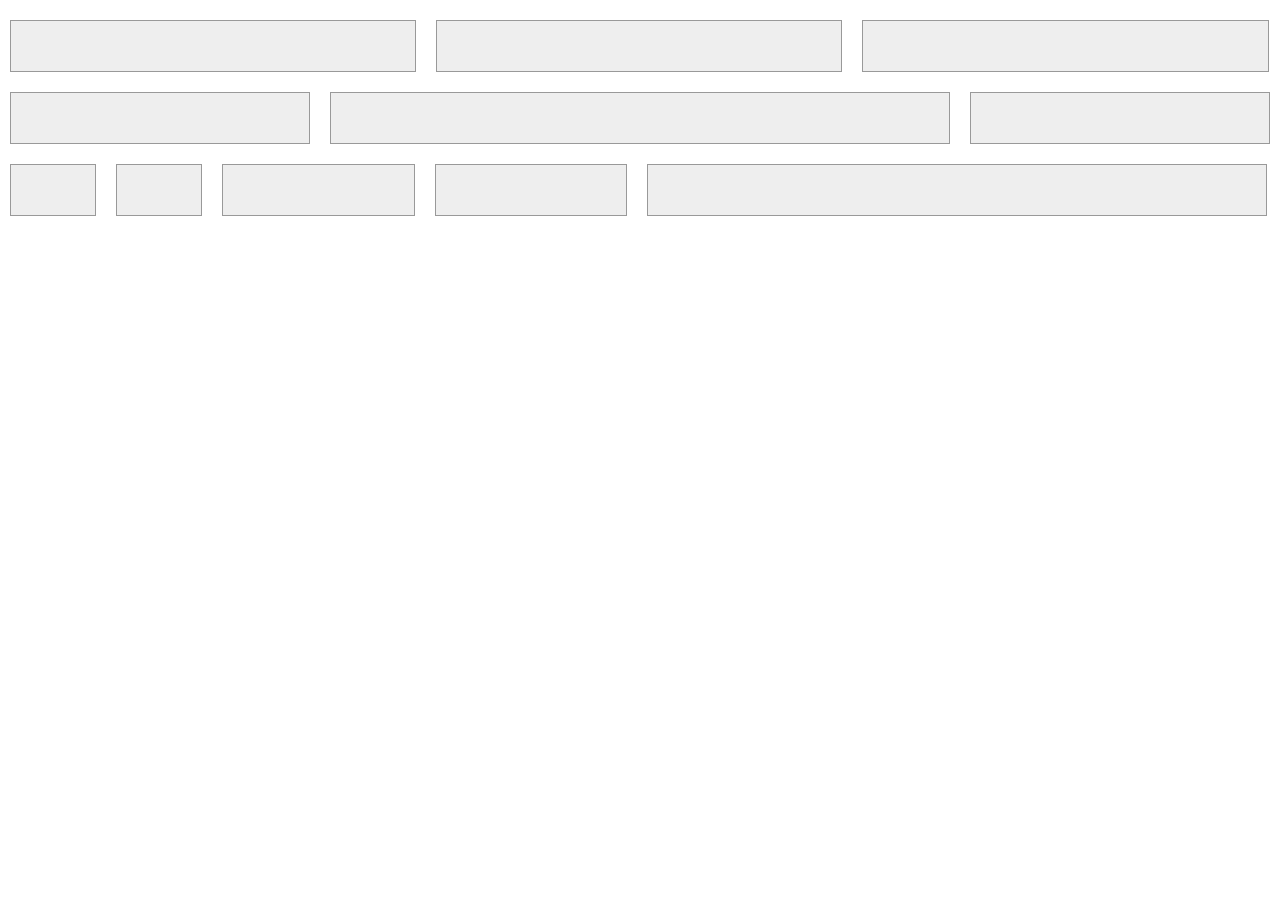
<file: 任务八.html>
<!DOCTYPE html>
<html lang="en">
<head>
	<meta charset="UTF-8" />
	<title>格栈化实现</title>
	<style type="text/css">
	*{
		margin: 0px;
		padding: 0px;
	}	
	div{
		height: 50px;
		background: #eee;
		float: left;
		margin-left: 20px;
		margin: 20px 10px 0px 10px;
		border: 1px solid #999;
	}
	@media (min-width: 760px) {
		.mda-4{
			width:-webkit-calc(33.3% - 22px);
		}
		.mda-3{
			width: -webkit-calc(25% - 22px);
		}
		.mda-1{
			width: -webkit-calc(8.3% - 22px);
		}
		.mda-2{
			width: -webkit-calc(16.6% - 22px);
		}
		.mda-6{
			width: -webkit-calc(50% - 22px);
		}
	}
	@media (max-width: 760px){
		.mdb-2{
			width: -webkit-calc(16.6% - 22px);
		}
		.mdb-3{
			width: -webkit-calc(25% - 22px);
		}
		.mdb-6{
			width: -webkit-calc(50% - 22px);
		}
		.mdb-8{
			width: -webkit-calc(66.6% - 22px);
		}
		.mdb-12{
			width: -webkit-calc(100% - 22px);
		}
	}
	</style>
</head>
<body>
	<div class="mda-4 mdb-6"></div>
	<div class="mda-4 mdb-6"></div>
	<div class="mda-4 mdb-12"></div>
	<div class="mda-3 mdb-3"></div>
	<div class="mda-6 mdb-6"></div>
	<div class="mda-3 mdb-3"></div>
	<div class="mda-1 mdb-2"></div>
	<div class="mda-1 mdb-2"></div>
	<div class="mda-2 mdb-8"></div>
	<div class="mda-2 mdb-3"></div>
	<div class="mda-6 mdb-3"></div>
</body>
</html>
</file>
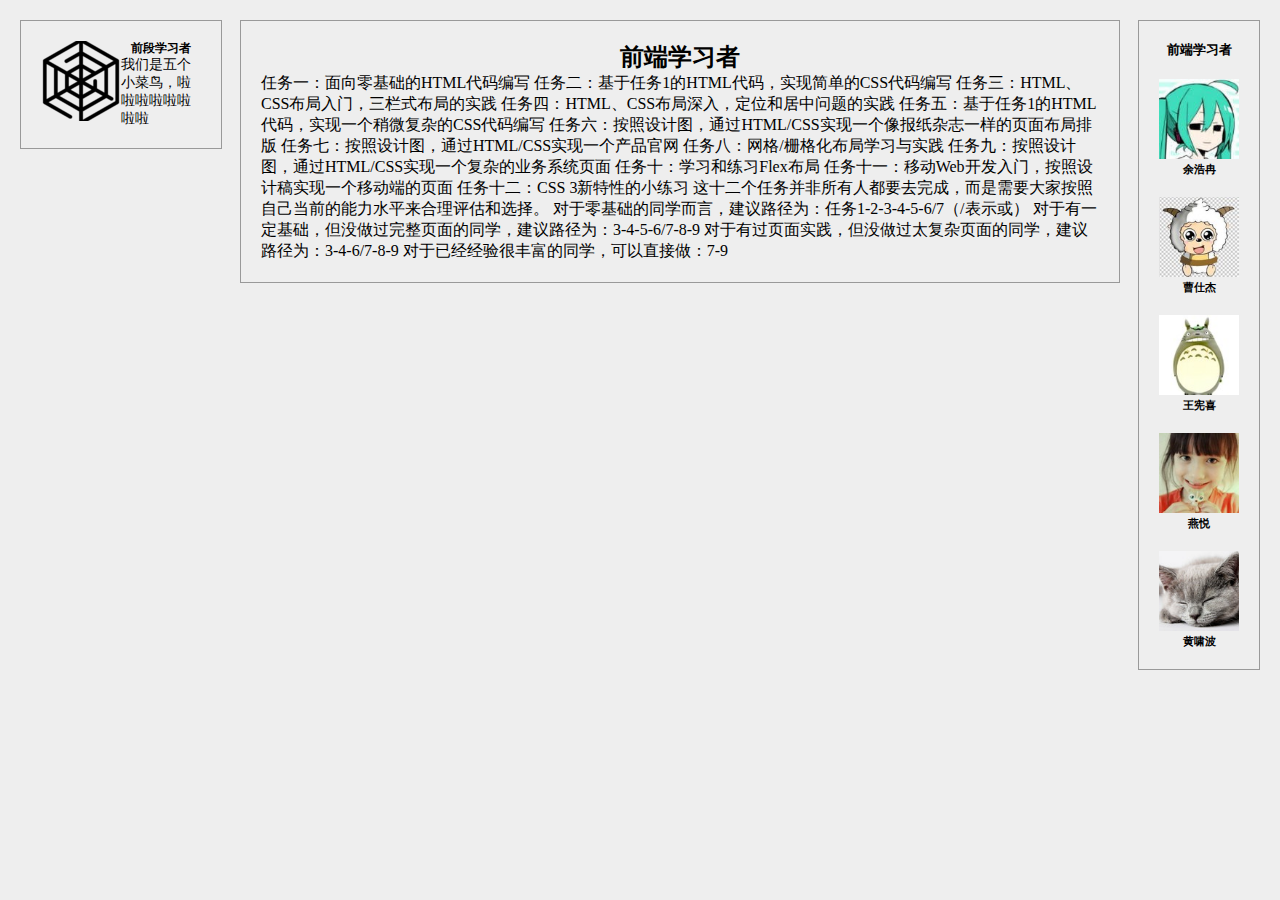
<file: 三栏布局 - 副本/三栏布局.html>
<!DOCTYPE html>
<html lang="en">
<head>
	<meta charset="UTF-8" />
	<title>三列布局_王宪喜</title>
	<style type="text/css">
	*{
		margin: 0px;
		padding: 0px;
	}
	body{
		background: #eee;
	}
	.left,.right{
		width: 160px;
		float: left;
		margin:0px 20px;
		padding: 20px;
		border: 1px solid #999;
	}
	.right{
		width: 80px;
		float: right;
	}
	.main{
		margin: 20px 160px 0px 240px;
		padding: 20px;
		border: 1px solid #999;
	}
	.left img{
		float: left;
	}
	.left .desc{
		float: right;
		width: 80px;
		font-size: 14px;
	}
	.left .desc h5{
		text-align: center;
	}
	.right img{
		width: 80px;
		height: 80px;
		margin-top: 20px;
	}
	.right{
		text-align: center;
	}
	.main h2{
		text-align: center;
	}
	</style>
</head>
<body>
		<div class="left">
			<img src="img/logo.png">
			<div class="desc">
				<h5>前段学习者</h5>
				<p>我们是五个小菜鸟，啦啦啦啦啦啦啦啦</p>
			</div>
		</div>
		
		<div class="right">
			<h5>前端学习者</h5>
			<img src="img/yhz.jpg">
			<h6>余浩冉</h6>
			<img src="img/crj.jpg">
			<h6>曹仕杰</h6>
			<img src="img/wxx.jpg">
			<h6>王宪喜</h6>
			<img src="img/yy.jpg">
			<h6>燕悦</h6>
			<img src="img/hxb.jpg">
			<h6>黄啸波</h6>
		</div>
		<div class="main">
			<h2>前端学习者</h2>
			<p>任务一：面向零基础的HTML代码编写
        任务二：基于任务1的HTML代码，实现简单的CSS代码编写
        任务三：HTML、CSS布局入门，三栏式布局的实践
        任务四：HTML、CSS布局深入，定位和居中问题的实践
        任务五：基于任务1的HTML代码，实现一个稍微复杂的CSS代码编写
        任务六：按照设计图，通过HTML/CSS实现一个像报纸杂志一样的页面布局排版
        任务七：按照设计图，通过HTML/CSS实现一个产品官网
        任务八：网格/栅格化布局学习与实践
        任务九：按照设计图，通过HTML/CSS实现一个复杂的业务系统页面
        任务十：学习和练习Flex布局
        任务十一：移动Web开发入门，按照设计稿实现一个移动端的页面
        任务十二：CSS 3新特性的小练习

        这十二个任务并非所有人都要去完成，而是需要大家按照自己当前的能力水平来合理评估和选择。
        对于零基础的同学而言，建议路径为：任务1-2-3-4-5-6/7（/表示或）
        对于有一定基础，但没做过完整页面的同学，建议路径为：3-4-5-6/7-8-9
        对于有过页面实践，但没做过太复杂页面的同学，建议路径为：3-4-6/7-8-9
        对于已经经验很丰富的同学，可以直接做：7-9</p>
		</div>
</body>
</html>
</file>
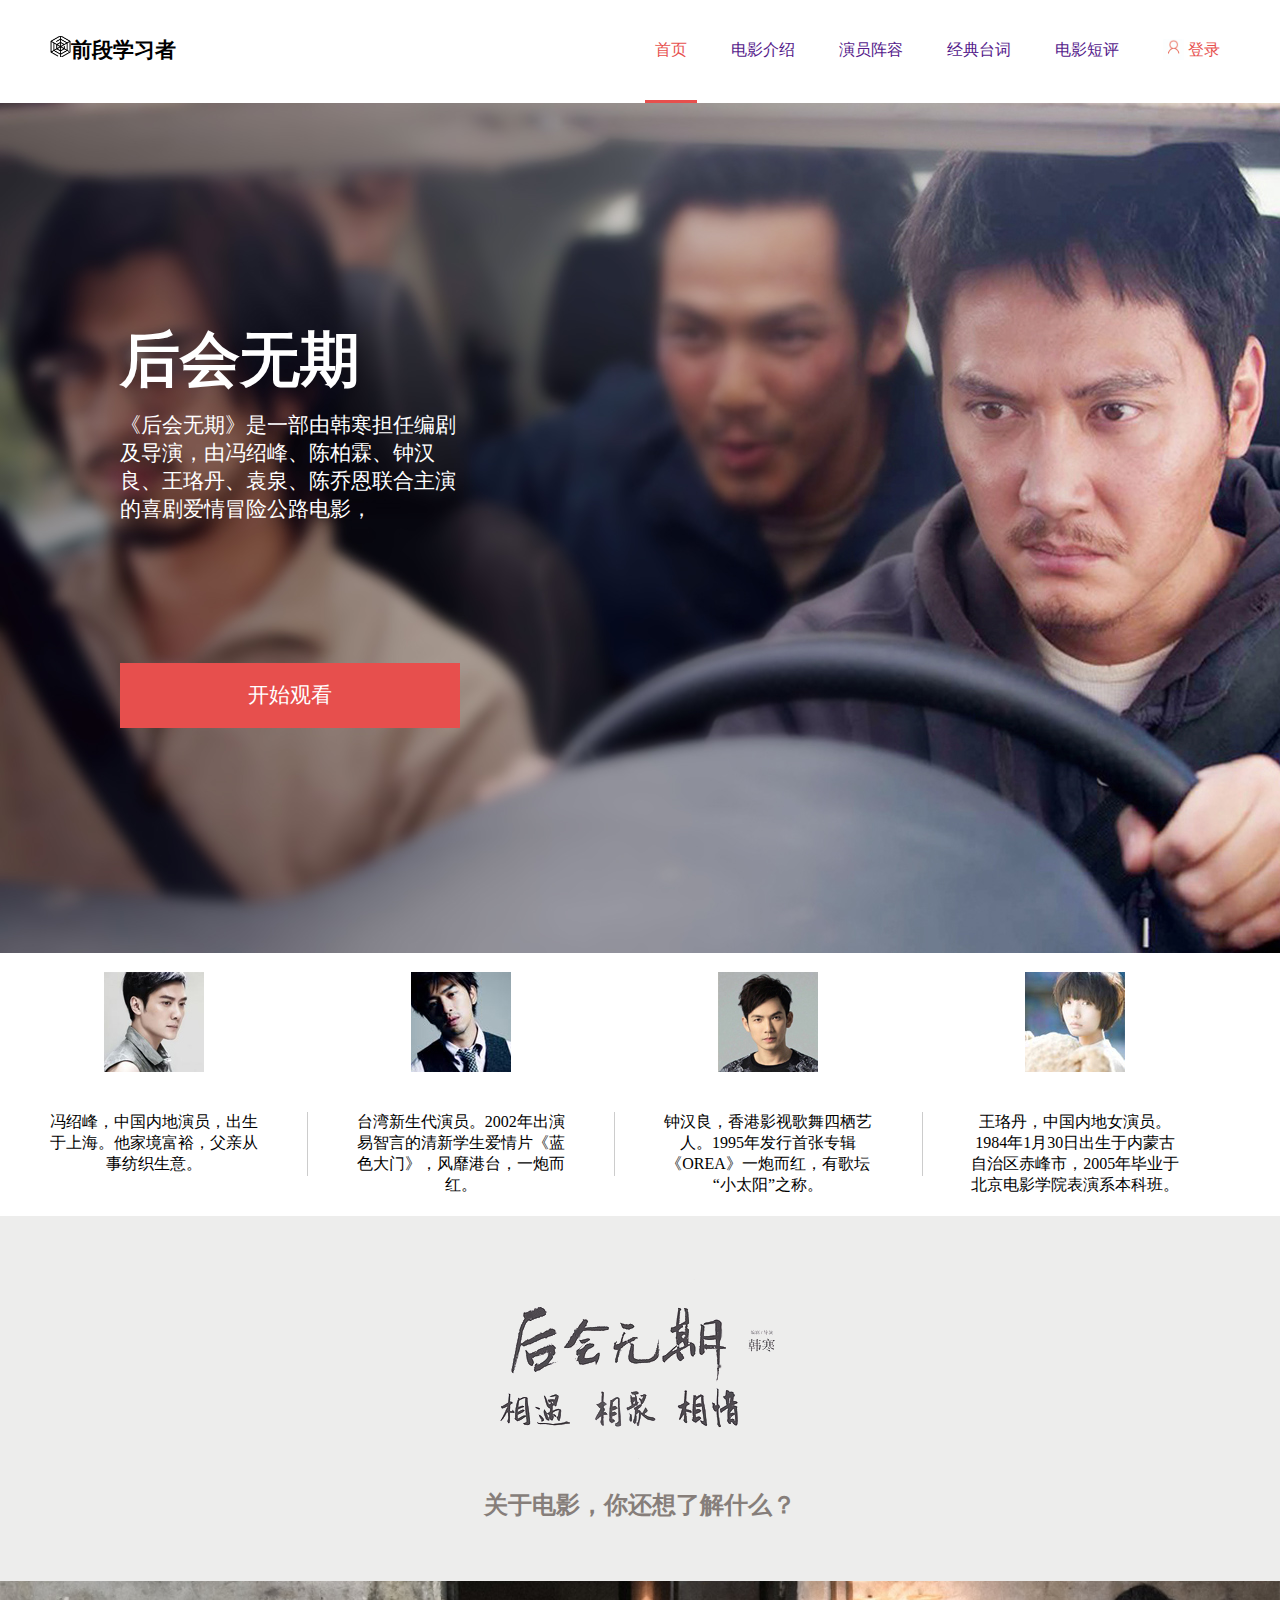
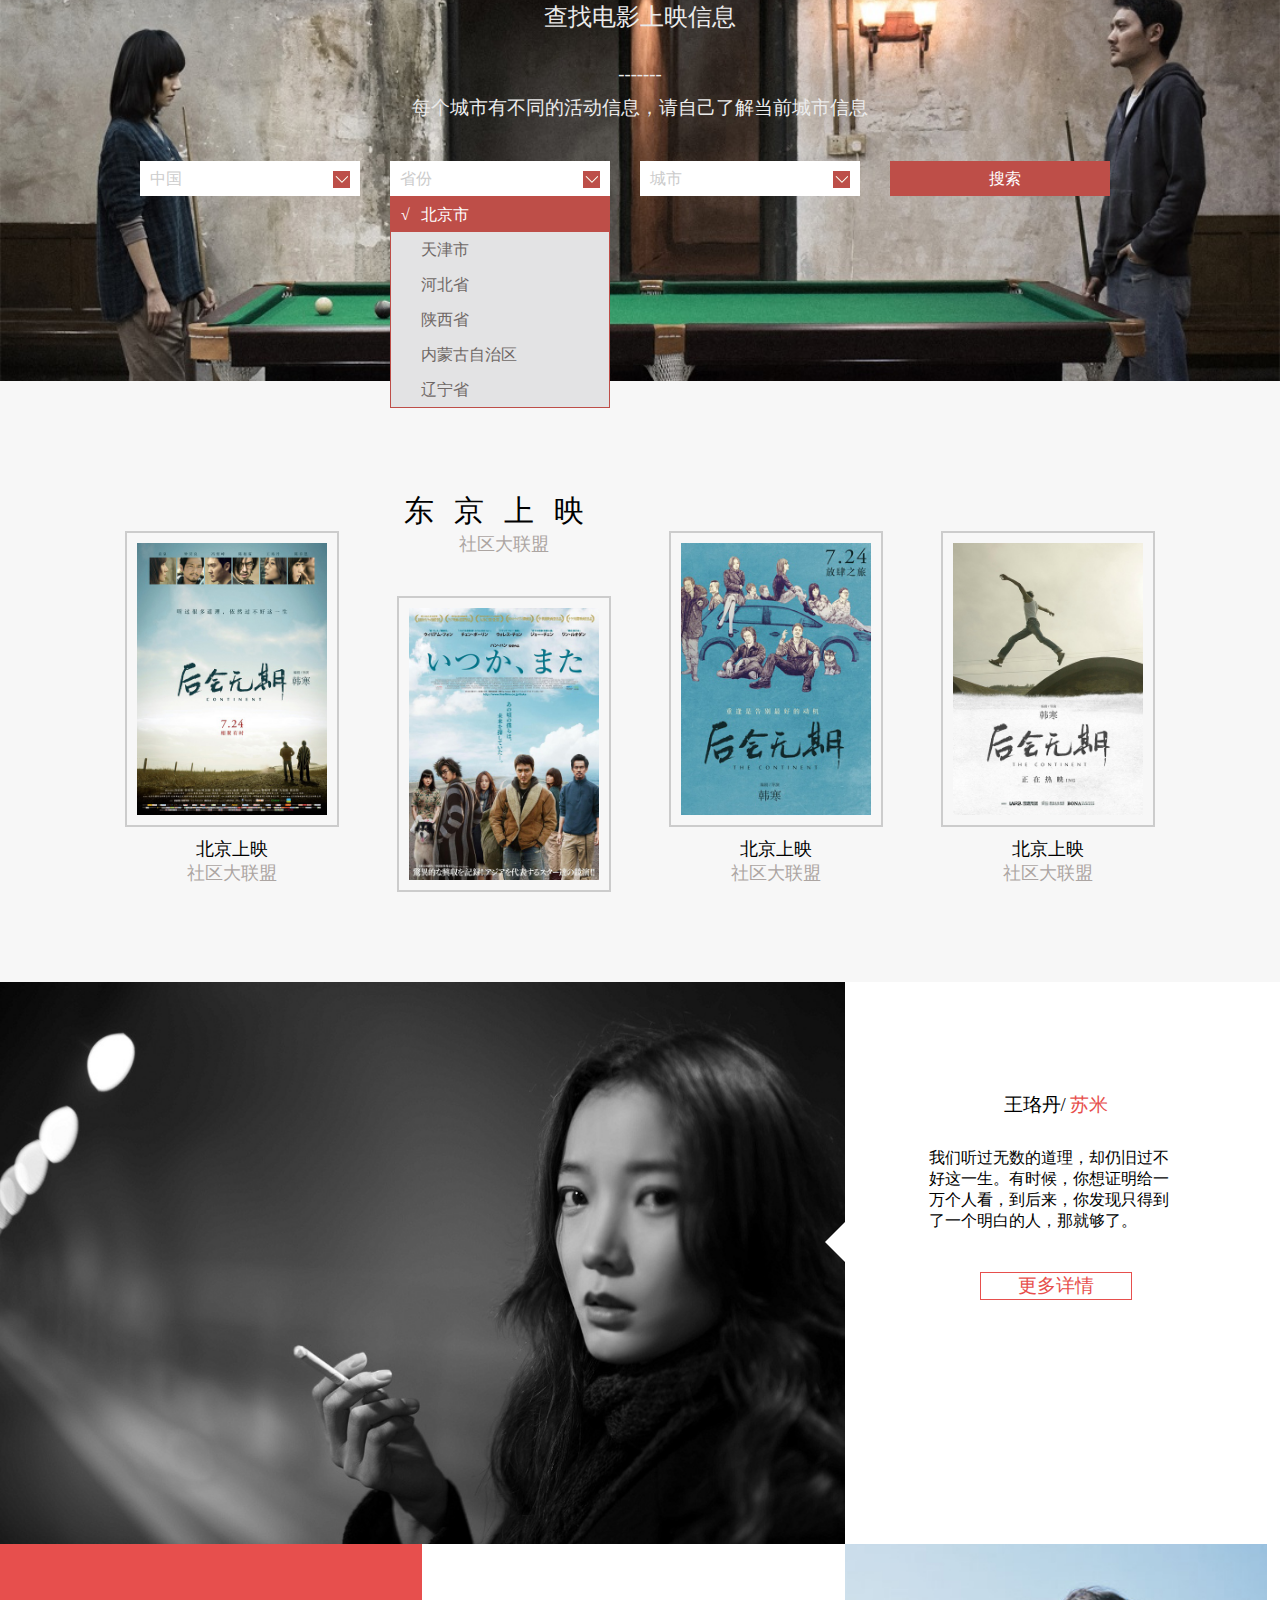
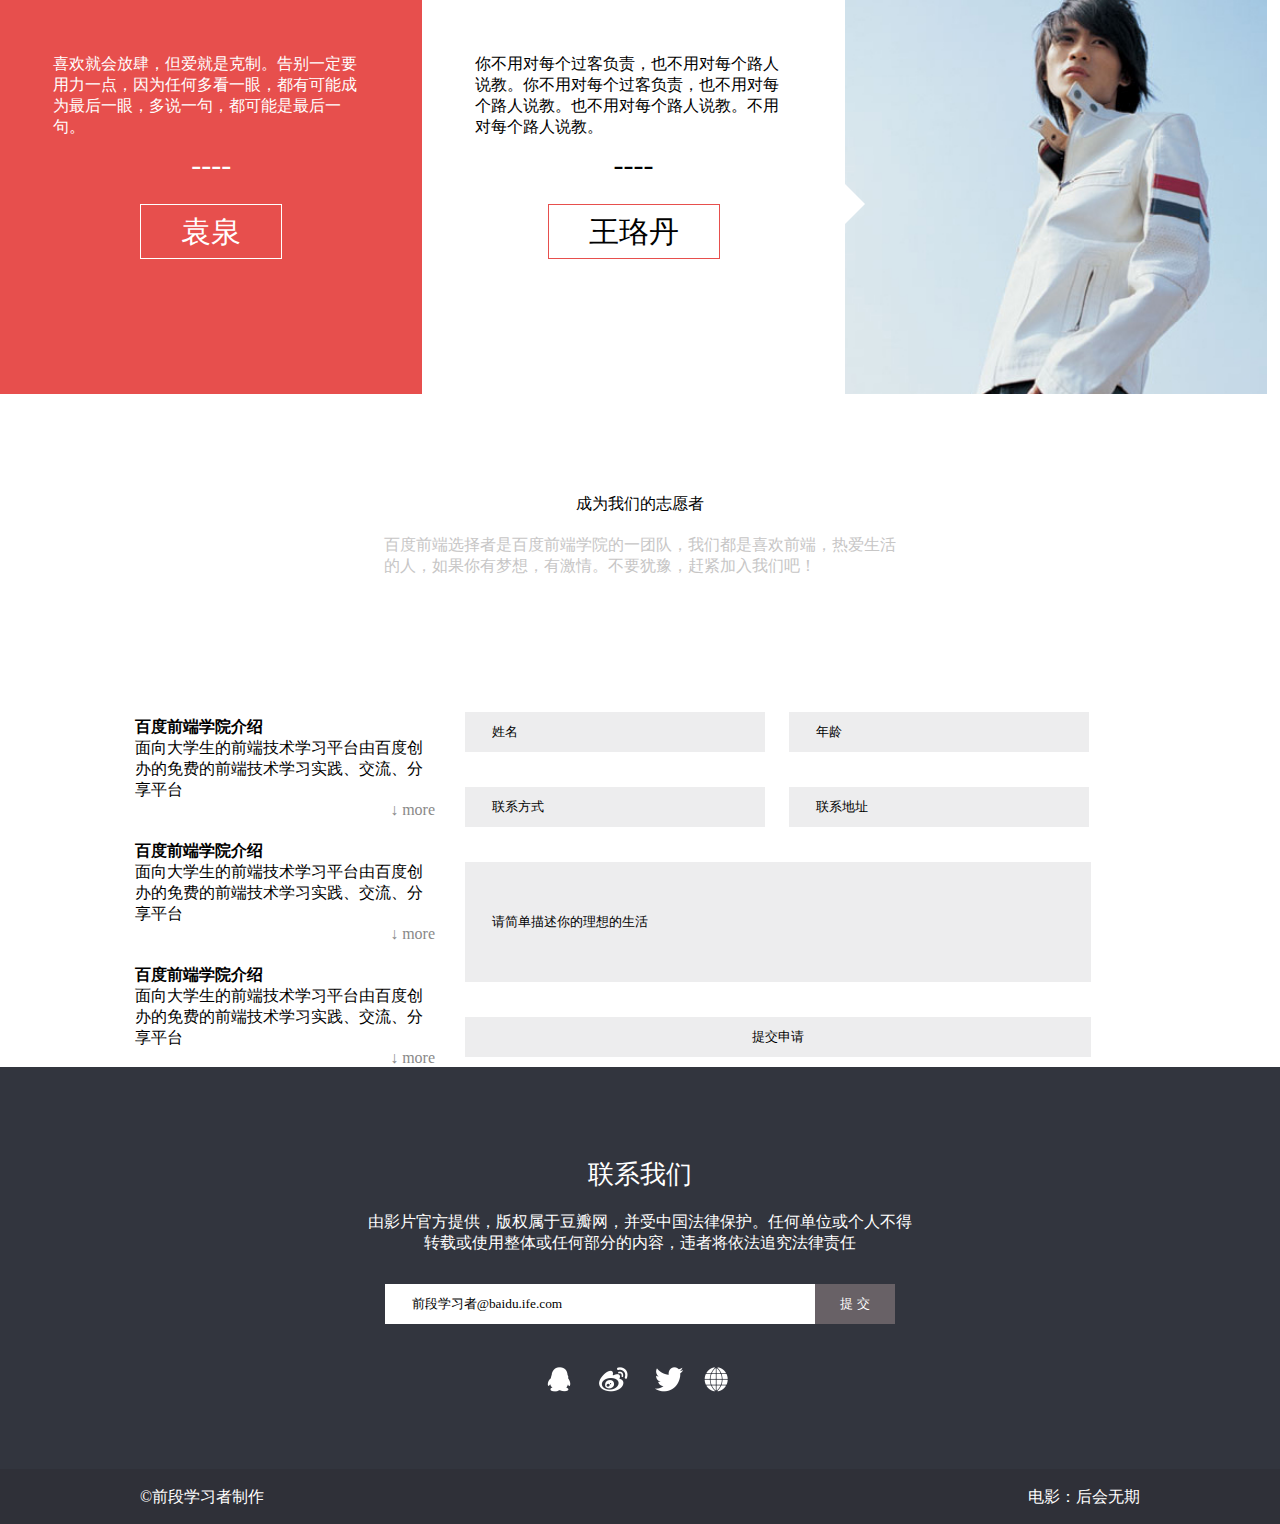
<file: 任务7-后会无期/后会无期_王宪喜.html>
<!DOCTYPE html>
<html lang="en">
<head>
<!-- 
	百度前端学院。团队名称：前段学习者
	chrome下完成，没有测试兼容问题
 -->
	<meta charset="UTF-8" />
	<title>后会无期</title>
	<link rel="stylesheet" type="text/css" href="style/style.css"></head>
<body>
	<!-- 头部开始 -->
	<div class="header">
		<h1>
			<img src="img/logo.png">前段学习者</h1>
		<ul>
			<li class="active">
				<a href="" class="active_a">首页</a>
			</li>
			<li>
				<a href="">电影介绍</a>
			</li>
			<li>
				<a href="">演员阵容</a>
			</li>
			<li>
				<a href="">经典台词</a>
			</li>
			<li>
				<a href="">电影短评</a>
			</li>
			<li>
				<a href="" class="active_a">
					<img src="img/person.jpg" alt="" />
					登录
				</a>
			</li>
		</ul>
	</div>
	<!-- 大图开始 -->
	<div class="banner">
		<div class="bg">
			<img src="img/bg.jpg">
			<div class="start">
				<h2>后会无期</h2>
				<p>《后会无期》是一部由韩寒担任编剧及导演，由冯绍峰、陈柏霖、钟汉良、王珞丹、袁泉、陈乔恩联合主演的喜剧爱情冒险公路电影，</p>
				<p class="red">开始观看</p>
			</div>
		</div>
		<ul>
			<li>
				<img src="img/fxf.jpg">
				<p>冯绍峰，中国内地演员，出生于上海。他家境富裕，父亲从事纺织生意。</p>
			</li>
			<li>
				<img src="img/cbl.jpg">
				<p>台湾新生代演员。2002年出演易智言的清新学生爱情片《蓝色大门》，风靡港台，一炮而红。</p>
			</li>
			<li>
				<img src="img/zhl.jpg">
				<p>钟汉良，香港影视歌舞四栖艺人。1995年发行首张专辑《OREA》一炮而红，有歌坛“小太阳”之称。</p>
			</li>
			<li>
				<img src="img/wld.jpg">
				<p class="dandan_p">王珞丹，中国内地女演员。1984年1月30日出生于内蒙古自治区赤峰市，2005年毕业于北京电影学院表演系本科班。</p>
			</li>
			<div class="c"></div>
		</ul>
	</div>
	<!-- 电影logo部分 -->
	<div class="intr">
		<img src="img/logo_hhwq.png">
		<h2>关于电影，你还想了解什么？</h2>
	</div>
	<!-- 选择观影城市 -->
	<div class="loc">
		<h2>查找电影上映信息</h2>
		<h3>-------</h3>
		<h3>每个城市有不同的活动信息，请自己了解当前城市信息</h3>
		<div class="loc_cho">
			<div class="cho">
				中国
				<img src="img/loc.jpg"></div>
			<div class="cho prov">
				省份
				<img src="img/loc.jpg">
				<ul>
					<li class="active">
						<span>√</span>
						北京市
					</li>
					<li>天津市</li>
					<li>河北省</li>
					<li>陕西省</li>
					<li>内蒙古自治区</li>
					<li>辽宁省</li>
				</ul>
			</div>
			<div class="cho">
				城市
				<img src="img/loc.jpg"></div>
			<div class="cho sear">搜索</div>
		</div>
	</div>
	<!-- 地区上映海报 -->
	<div class="avti">
		<ul>
			<li>
				<img src="img/poster_a.jpg" alt="" />
				<h4>北京上映</h4>
				<h6>社区大联盟</h6>
			</li>
			<li class="two">
				<h4>东京上映</h4>
				<h6>社区大联盟</h6>
				<img src="img/poster_b.jpg" alt="" />
			</li>
			<li>
				<img src="img/poster_c.jpg" alt="" />
				<h4>北京上映</h4>
				<h6>社区大联盟</h6>
			</li>
			<li>
				<img src="img/poster_d.jpg" alt="" />
				<h4>北京上映</h4>
				<h6>社区大联盟</h6>
			</li>
			<div class="c"></div>
		</ul>
	</div>
	<!-- 王珞丹个人宣传 -->
	<div class="showa">
		<div class="image">
			<img src="img/dandna.jpg"></div>
		<div class="text">
			<h3>
				王珞丹/
				<span>苏米</span>
			</h3>
			<p>我们听过无数的道理，却仍旧过不好这一生。有时候，你想证明给一万个人看，到后来，你发现只得到了一个明白的人，那就够了。</p>
			<h3 class="border">更多详情</h3>
		</div>
		<div class="c"></div>
	</div>
	<!-- 经典台词部分及韩寒照片 -->
	<div class="showb">
		<ul>
			<li class="aa">
				<p>喜欢就会放肆，但爱就是克制。告别一定要用力一点，因为任何多看一眼，都有可能成为最后一眼，多说一句，都可能是最后一句。</p>
				<h4>----</h4>
				<h4>
					<span>袁泉</span>
				</h4>
			</li>
			<li class="ab">
				<p>
					你不用对每个过客负责，也不用对每个路人说教。你不用对每个过客负责，也不用对每个路人说教。也不用对每个路人说教。不用对每个路人说教。
				</p>
				<h4>----</h4>
				<h4>
					<span>王珞丹</span>
				</h4>
			</li>
			<li class="ac"></li>
		</ul>
		<div class="c"></div>
	</div>
	<!-- 加入百度前端学院 -->
	<div class="volun">
		<div class="tirtle">
			<h4>成为我们的志愿者</h4>
			<p>百度前端选择者是百度前端学院的一团队，我们都是喜欢前端，热爱生活的人，如果你有梦想，有激情。不要犹豫，赶紧加入我们吧！</p>
		</div>
		<div class="main">
			<div class="left">
			<h4>百度前端学院介绍</h4>	
			<p>面向大学生的前端技术学习平台由百度创办的免费的前端技术学习实践、交流、分享平台</p>
			<a href=""><span>↓ more</span></a>
			<h4>百度前端学院介绍</h4>	
			<p>面向大学生的前端技术学习平台由百度创办的免费的前端技术学习实践、交流、分享平台</p>
			<a href=""><span>↓ more</span></a>
			<h4>百度前端学院介绍</h4>	
			<p>面向大学生的前端技术学习平台由百度创办的免费的前端技术学习实践、交流、分享平台</p>
			<a href=""><span>↓ more</span></a>
			</div>
			<div class="right">
				<input type="text" class="ser_a" value="姓名" />
				<input type="text" class="ser_a" value="年龄" />
				<input type="text" class="ser_a" value="联系方式" />
				<input type="text" class="ser_a" value="联系地址" />
				<input type="text" class="ser_b" value="请简单描述你的理想的生活" />
				<button id="search" type="button" class="s_b">提交申请</button>

				
			</div>
			<div class="c"></div>
		</div>
	</div>
	<!-- 页脚部分 -->
	<div class="footer">
		<div class="main">
			<h4>联系我们</h4>
			<p>
				由影片官方提供，版权属于豆瓣网，并受中国法律保护。任何单位或个人不得转载或使用整体或任何部分的内容，违者将依法追究法律责任
			</p>
		</div>
		<div class="submit">
			<input type="text" class="s_a" value="前段学习者@baidu.ife.com" />
			<button id="search" type="button" class="s_b">提 交</button>

		</div>
		<img src="img/qq.png" class="qq" alt="" />
		<div class="last">
			<span>©前段学习者制作</span>
			<span class="right">电影：后会无期</span>
		</div>
	</div>
</body>
</html>
</file>
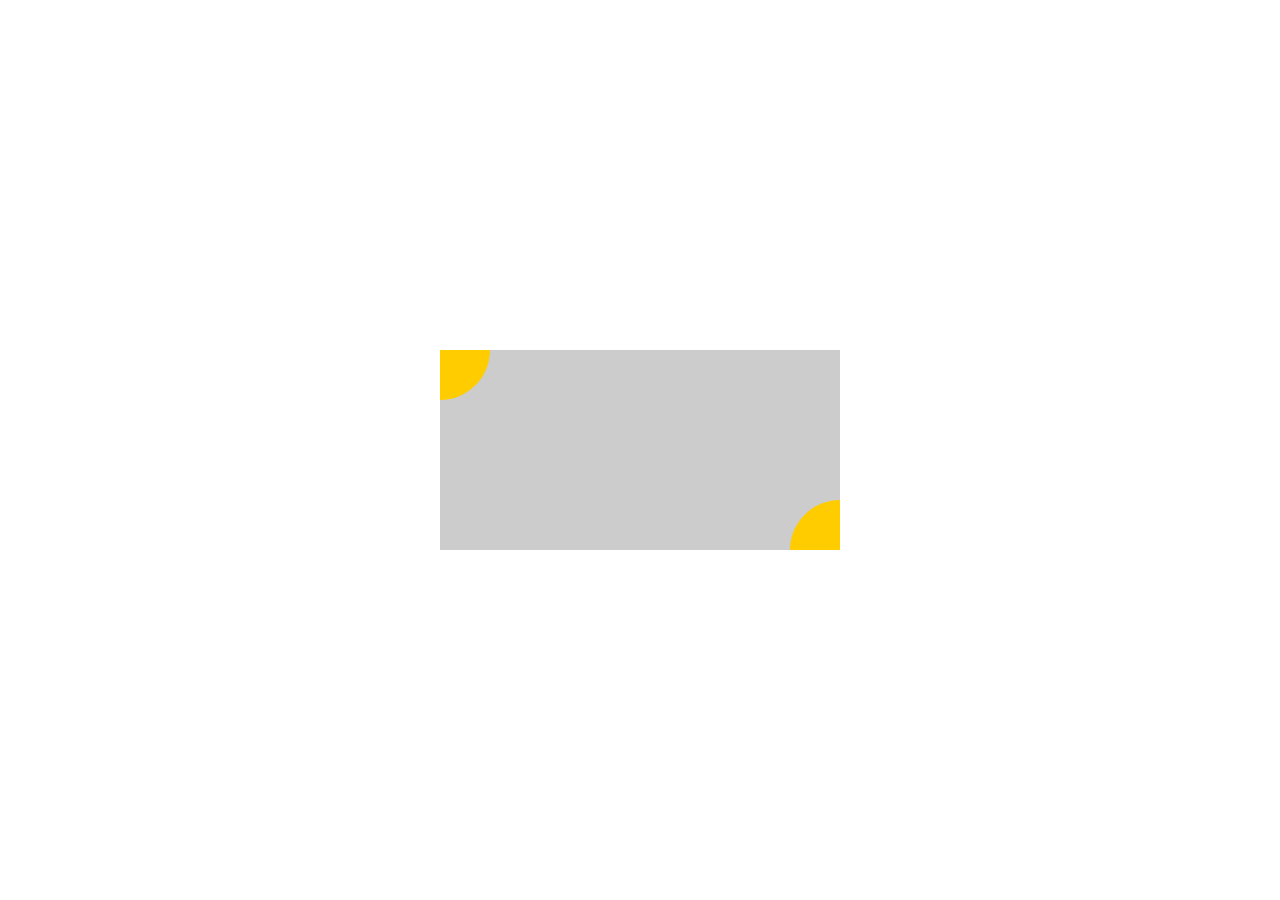
<file: 居中 - 副本/center.html>
<!DOCTYPE html>
<html lang="en">
<head>
	<meta charset="UTF-8" />
	<title>center</title>
	<style type="text/css">
	*{
		margin:0px;
		padding: 0px;
	}
	.center{
		position: absolute;
		top: 50%;
		bottom: 50%;
		left: 50%;
		right: 50%;
		background: #ccc;
		width: 400px;
		height: 200px;
		margin: -100px -200px;
		overflow: hidden;
	}
	.center:after{
		content: '';
		width: 100px;
		height: 100px;
		border-radius: 50%;
		background: #fc0;
		position: absolute;
		top: -50px;
		left: -50px;
	}
	.center:before{
		content: '';
		width: 100px;
		height: 100px;
		border-radius: 50%;
		background: #fc0;
		position: absolute;
		bottom: -50px;
		right: -50px;
	}
	</style>
</head>
<body>
	<div class="center"></div>
</body>
</html>
</file>
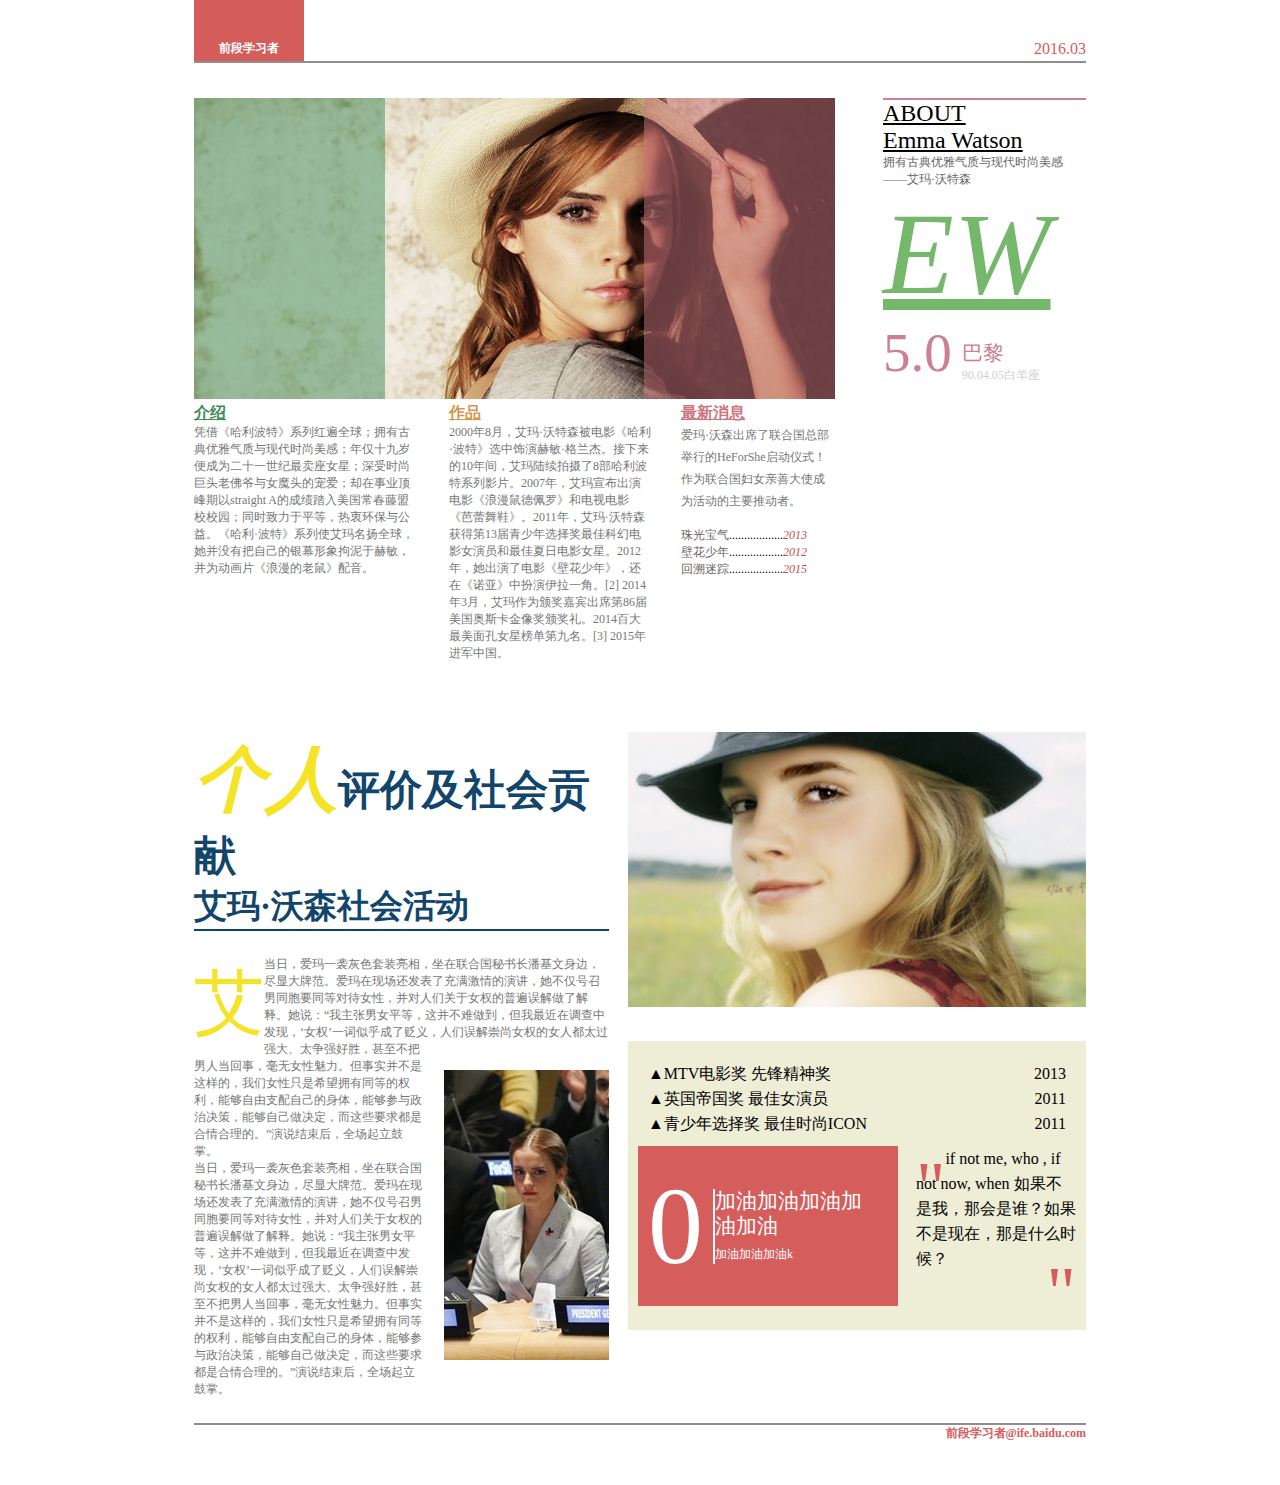
<file: 报纸排版/报纸排版_王宪喜.html>
<!DOCTYPE html>
<html lang="en">
<head>
	<meta charset="UTF-8" />
	<title>模仿报纸</title>
	<link rel="stylesheet" type="text/css" href="style/style.css">
</head>
<body>
	<div class="warp">
		<div class="header">
			<div class="logo">
				<h2>前段学习者</h2>
			</div>
			<div class="time">
				<span>2016.03</span>
			</div>
		</div>
		<div class="banner">
			<div class="img">
				<img src="img/img1.jpg">
				<div class="red"></div>
				<div class="green"></div>
			</div>
			<div class="about">
				<p class="tir">ABOUT</p>
				<p class="tir"> Emma Watson</p>
				<p class="desc">拥有古典优雅气质与现代时尚美感——艾玛·沃特森</p>
				<p class="big">EW</p>
				<div class="infor">
					<div class="left"><p>5.0</p></div>
					<div class="right">
						<p class="loc">巴黎</p>
						<p class="born">90.04.05白羊座</p>
					</div>
				</div>
			</div>
			<div class="c"></div>
		</div>
		<div class="des">
			<div class="fir">
				<h4>介绍</h4>
				<p>凭借《哈利波特》系列红遍全球；拥有古典优雅气质与现代时尚美感；年仅十九岁便成为二十一世纪最卖座女星；深受时尚巨头老佛爷与女魔头的宠爱；却在事业顶峰期以straight A的成绩踏入美国常春藤盟校校园；同时致力于平等，热衷环保与公益。《哈利·波特》系列使艾玛名扬全球，她并没有把自己的银幕形象拘泥于赫敏，并为动画片《浪漫的老鼠》配音。</p>
			</div>
			<div class="sec">
				<h4>作品</h4>
				<p>2000年8月，艾玛·沃特森被电影《哈利·波特》选中饰演赫敏·格兰杰。接下来的10年间，艾玛陆续拍摄了8部哈利波特系列影片。2007年，艾玛宣布出演电影《浪漫鼠德佩罗》和电视电影《芭蕾舞鞋》。2011年，艾玛·沃特森获得第13届青少年选择奖最佳科幻电影女演员和最佳夏日电影女星。2012年，她出演了电影《壁花少年》，还在《诺亚》中扮演伊拉一角。[2]  2014年3月，艾玛作为颁奖嘉宾出席第86届美国奥斯卡金像奖颁奖礼。2014百大最美面孔女星榜单第九名。[3]  2015年进军中国。</p>
			</div>
			<div class="thi">
				<h4>最新消息</h4>
				<p>爱玛·沃森出席了联合国总部举行的HeForShe启动仪式！作为联合国妇女亲善大使成为活动的主要推动者。</p>
				<ul>
					<li><span class="tir">珠光宝气</span>..................<span class="lo">2013</span></li>
					<li><span class="tir">壁花少年</span>..................<span class="lo">2012</span></li>
					<li><span class="tir">回溯迷踪</span>..................<span class="lo">2015</span></li>
				</ul>
			</div>
			<div class="c"></div>
		</div>
			<div class="news">
				<div class="left">
					<h2><span>个人</span>评价及社会贡献</h2>
					<h3>艾玛·沃森社会活动</h3>
					<div class="main">
						<div class="font">艾</div>
						
						<img src="img/jpg.jpg">
						<p>当日，爱玛一袭灰色套装亮相，坐在联合国秘书长潘基文身边，尽显大牌范。爱玛在现场还发表了充满激情的演讲，她不仅号召男同胞要同等对待女性，并对人们关于女权的普遍误解做了解释。她说：“我主张男女平等，这并不难做到，但我最近在调查中发现，‘女权’一词似乎成了贬义，人们误解崇尚女权的女人都太过强大、太争强好胜，甚至不把男人当回事，毫无女性魅力。但事实并不是这样的，我们女性只是希望拥有同等的权利，能够自由支配自己的身体，能够参与政治决策，能够自己做决定，而这些要求都是合情合理的。”演说结束后，全场起立鼓掌。</p>
						<p>当日，爱玛一袭灰色套装亮相，坐在联合国秘书长潘基文身边，尽显大牌范。爱玛在现场还发表了充满激情的演讲，她不仅号召男同胞要同等对待女性，并对人们关于女权的普遍误解做了解释。她说：“我主张男女平等，这并不难做到，但我最近在调查中发现，‘女权’一词似乎成了贬义，人们误解崇尚女权的女人都太过强大、太争强好胜，甚至不把男人当回事，毫无女性魅力。但事实并不是这样的，我们女性只是希望拥有同等的权利，能够自由支配自己的身体，能够参与政治决策，能够自己做决定，而这些要求都是合情合理的。”演说结束后，全场起立鼓掌。</p>
</p>
					</div>
				</div>
				<div class="right">
					<img src="img/jpg_02.jpg">
					<div class="honor">
						<div class="desc">
							<p>▲MTV电影奖 先锋精神奖 <span class="time">2013</span></p>
					<p>▲英国帝国奖 最佳女演员 <span class="time">2011</span></p>
					<p>▲青少年选择奖  最佳时尚ICON <span class="time">2011</span></p> 
						</div>
					<div class="left">
						<p class="left">
							0
						</p>
						<p class="right">
							加油加油加油加油加油
							<br/>
							<span>加油加油加油k</span>
						</p>
					</div>
					<div class="right">
						<div class="colon_l">"</div>
						<p> if not me, who , if not now, when 如果不是我，那会是谁？如果不是现在，那是什么时候？</p>
						<span class="colon_r">"</span>
						
					</div>
					
					<div class="c"></div>
					</div>
				</div>
				<div class="c"></div>
			</div>
			<div class="footer">
				<h6>前段学习者@ife.baidu.com</h6>
			</div>
	</div>
</body>
</html>
</file>
<file: 报纸排版/style/style.css>
*{
		margin: 0px;
		padding: 0px;
	}
	.left{
		float: left;
	}
	.right{
		float: right;
	}
	.c{
		clear: both;
	}
	.warp{
		width: 892px;
		padding: 0px 44px;
		margin: 0px auto;
	}
	.warp .header{
		overflow: hidden;
		border-bottom: #938e8c 2px solid
	}
	.warp .header .logo{
		background: #d45d5c;
		width: 110px;
		height: 61px;
		float: left;
	}
	.warp .header .logo h2{
		font-size: 12px;
		color: #fff;
		font-family: '黑体';
		text-align: center;
		margin-top: 40px;
	}
	.warp .header .time{
		float: right;
	}
	.warp .header .time span{
		display: inline-block;
		color: #d45d5c;
		margin-top: 40px;
		font-family: '黑体'
	}
	.warp .banner{
		font-family: '微软雅黑';
		margin-top: 35px;/*ps 不标准*/
	}
	.warp .banner .img{
		float: left;
		position: relative;
	}
	.warp .banner .img .red,.warp .banner .img .green{
		background: rgba(204,118,128,0.5);
		position: absolute;
		width: 191px;
		height: 301px;
		top: 0px;
		right: 0px;
	}
	.warp .banner .img .green{
		background: rgba(66,140,89,0.5);
		left: 0px;
	}
	.warp .banner .about{
		float: right;
		width: 203px;
		border-top: #cc8091 2px solid;
	}
	.warp .banner .about .tir{
		font-size: 24px;
		text-decoration: underline;
	

	}
	.warp .banner .about .desc{
		font-size: 12px;
		color: #676767;
		font-family: '楷体';
		overflow: hidden;
	}
	.warp .banner .about .big{
		font-size: 116px;
		color: #75b86b;
		text-decoration: underline;
		font-style: italic;
	}

	.warp .banner .about .infor .left p{
		font-size: 55px;
		color: #cc8091;
	}
	.warp .banner .about .infor .right{
		float: left;
		margin: 18px 0 0 10px;
	}
	.warp .banner .about .infor .right .loc{
		font-size: 21px;
		color: #cc8091;
	}
	.warp .banner .about .infor .right .born{
		font-size: 12px;
		color: #d0d0d0;
	}
	.warp .des .fir{
		width: 225px;
	}
	.warp .des h4{
		font-size: 16px;
		font-family: "微软雅黑";
		text-decoration:underline;
		font-weight: bolder;
	}
	.warp .des p{
		color: #767777;
		font-size: 12px;
		font-family: '宋体'
	}
	.warp .des .sec,.warp .des .thi{
		margin-left: 30px;
	}
	.warp .des .fir h4{
		color: #418c59;
	}
	.warp .des .sec h4{
		color:#d2984f;
	}
	.warp .des .thi h4{
		color: #cc7680;
	}
	.warp .des .thi p{
		line-height: 22px;
	}
	.warp .des .sec{
		width: 202px;
	}
	.warp .des .thi{
		width: 150px;
	}
	.warp .des>div{
		float: left;
	}
	.warp .des .thi ul{
		list-style-type: none;
		font-family: '微软雅黑';
		font-size: 12px;
		margin-top: 15px;
	}
	.warp .des .thi ul li .tir{
		opacity: 0.7;
		color: #281815;

	}
	.warp .des .thi ul li .lo{
	color: #cd4a48;
	font-style: italic;
	}
	.warp .news{
		border-bottom: #938e8c 2px solid;
	}
	.warp .news .left{
		width: 415px;
		margin-top: 70px;
	}
	.warp .news .left h2 span{
		font-size: 72px;
		color: #f5e327;
		font-family: '黑体';
		font-weight: bolder;
		font-style: italic;
	}
	.warp .news .left h2{
		font-size: 42px;
		color: #11456b;
		font-weight: bold;
		font-family: '黑体';
	}
	.warp .news .left h3{
		color: #11456b;
		font-weight: bold;
		font-family: '黑体';
		font-size: 33px;
	}
	.warp .news .left .main {
		padding: 25px 0px;
		border-top: #10456b 2px solid;
	}
	.warp .news .left .main .font{
		font-size: 70px;
		color: #f5e327;
		float: left;
		font-family: '微软雅黑';
	}
	.warp .news .left .main p{
		font-size: 12px;
		font-family: '宋体';
		color: #767777;
	}
	.warp .news .left .main img{
		float: right;
		clear: both;
		margin: 20px 0px 20px 20px;
	}
	.warp .news .right{
		margin-top: 70px;
	}
	.warp .news .right .honor{
		margin-top: 30px;
		background: #eeedd6;
		font-family: '宋体';
		padding: 10px;
		height: 269px;
	}
	.warp .news .right .honor .left,.warp .news .right .honor .right{
		margin-top: 0px;
	}
	.warp .news .right .honor .desc{
		padding: 10px;
	}
	.warp .news .right .honor p{
		line-height: 25px;
		font-size: 16px;
	}
	.warp .news .right .honor p .time{
		float: right;
		
	}
	.warp .news .right .honor .left{
		width: 260px;
		height: 160px;
		background: #d55d5c;

	}
	.warp .news .right .honor .left .left{
		font-size: 110px;
		color: #fff;
		width: 65px;
		padding-left: 10px;
		line-height: 75px;
		height: 75px;
		border-right: 2px solid #fff;
		margin-top: 43px;

	}
	.warp .news .right .honor .left .right{
		float: left;
		height: 75px;
		width: 160px;
		margin-top: 43px;
		font-size: 21px;
		color: #fff;
		font-family: '黑体';
		font-style: initial;
	}
	.warp .news .right .honor .left .right span{
		font-size: 12px;
	}
	.warp .news .right .honor .right p{
		width: 160px;
	}
	.warp .news .right .honor .right .colon_l{
		font-size: 72px;
		color:#d45d5c;
		float: left;
		height: 20px;
	}
	.warp .news .right .honor .right .colon_r{
		font-size: 72px;
		color:#d45d5c;
		float: right;
		display: block;
		position: relative;
		top: -20px;
	}
	.warp .footer{
		height: 60px;
	}
	.warp .footer h6{
		font-size: 12px;
		color:#d45d5c;
		font-family: '黑体';
		float: right;

	}
</file>
<file: 任务7-后会无期/style/style.css>
/*css reset*/
	*{
		margin: 0px;
		padding: 0px;
		font-family: '微软雅黑';
	}
	a{
		text-decoration: none;
	}
	.c{
		clear: both;
	}
	html,body{
		width: 100%;
		min-width: 1280px;
	}
	/*头部样式*/
	.header{
		height: 100px;
	}
	.header h1{
		font-size: 21px;
		line-height: 100px;
		font-family: "黑体";
		display: inline-block;
	}
	.header h1 img{
		height: 21px;
		width: 21px;
		margin-left: 50px;
	}
	.header ul{
		float: right;
		margin-right: 50px;
	}
	.header ul .active_a{
		color: #e74f4d;
	}
	.header ul .active{
		border-bottom: 3px solid #e74f4d;
	}
	.header ul li{
		list-style-type: none;
		display: inline-block;
		padding: 0px 10px;
		margin-left: 20px;
	}
	.header ul li a{
		line-height: 100px;
	}
	.header ul li a img{
		display: inline-block;
		width: 21px;
		height: 21px;
		position: relative;
		top: 5px;
	}
	/*banner*/
	.banner .bg {
		position: relative;
	}
	.banner .bg .img{
		width: 100%

	}
	.banner .bg  .start{
		height: 100%;
		width: 100%;
		position: absolute;
		top: 0px;
		left:0px;
		color: #fff;
	}
	.banner .bg  .start h2{
		margin-top: 220px;
		margin-left: 120px;
		font-size: 60px;
	}
	.banner .bg  .start p{
		margin-left: 120px;
		margin-top: 10px;
		font-size: 21px;
		width: 340px;
	}
	.banner .bg  .start  .red{
		background: #e74f4d;
		text-align: center;
		height: 65px;
		line-height: 65px;
		margin-top: 140px;
	}
	.banner ul{
		list-style-type: none;
	}
	.banner ul li{
		width: 24%;
		float: left;
		text-align: center;
	}
	.banner ul li p{
		width: 70%;
		padding: 0px 15%;
		border-right: 1px solid #ccc;
		margin: 40px 0px;
		height: 4em
	}
	.banner ul li .dandan_p{
		border-right: none;
	}
	.banner ul li img{
		display: block;
		margin: 15px auto;
	}
	/*intr*/
	.intr{
		background: #ededec;
	}
	.intr h2{
		color:#867e7a;
		text-align: center;
		padding-bottom: 60px;
	}
	.intr img{
		margin: 0px auto;
		padding: 60px 0px 20px;
		display: block;
	}
	/*loc*/
	.loc{
		height: 400px;
		background: url('../img/backgroun.jpg') no-repeat;
		background-position: center center;
		background-size: cover;

	}
	.loc h2,.loc h3{
		text-align: center;
		color: #ebebeb;
		font-weight: normal;
	}
	.loc h3{
		padding-top: 10px;
	}
	.loc h2{
		padding: 20px 0px;
	}
	.loc .loc_cho{
		width: 1000px;
		margin: 40px auto;
	}
	.loc .loc_cho .cho{
		width: 220px;
		margin-right: 30px;
		float: left;
		height: 35px;
		background: #fff;
		color: #ccc;
		line-height: 35px;
		text-indent: 10px;
	}
	.loc .loc_cho .sear{
		background:#be4e48;
		color: #fff;
		text-align: center;
	}
	.loc .loc_cho .cho img{
		float: right;
		margin: 10px;
	}
	.loc .loc_cho .prov ul{
		background: #e3e3e4;
		list-style-type: none;
		text-indent: 30px;
		position: relative;
		border: 1px solid #be4e48;

	}
	.loc .loc_cho .prov ul li{
		color: #6f6866;
	}
	.loc .loc_cho .prov ul .active{
		background: #be4e48;
		color: #fff;
		position: relative;
	}
	.loc .loc_cho .prov ul .active span{
		position: absolute;
		left: -20px;
	}
	/*avti*/

	.avti{
		margin: 0px auto;
		background: #f7f7f7;
	}
	.avti ul{
		padding: 110px 0px 80px;
		margin: 0px auto;
		width: 85%;
	}
	.avti li{
		list-style-type: none;
		float: left;
		width: 25%;
	}
	.avti .two h4{
		font-size: 30px;
		letter-spacing: 20px;
		text-align: center;
	}
	.avti li img{
		width: 70%;
		display: block;
		margin: 40px auto 10px;
		padding: 10px;
		border: 2px solid #ccc;
	}
	.avti li h4,.avti li h6{
		text-align: center;
		font-weight: normal;
		font-size: 18px;
	}
	.avti li h6{
		color:#aca5a2;
	}
	/*showa*/
	.showa .image{
		width: 66%;
		float: left;
	}
	.showa .image img{
		width: 100%;
		display: block;
	}
	.showa .text{
		width: 33%;
		float: left;
		position: relative;
	}
	.showa .text:after{
		content: "";
		position: absolute;
		width: 0px;
		height: 0px;
		border-left: 0px;
		border-right: 20px solid #fff;
		border-top: 20px solid transparent;
		border-bottom:20px solid transparent;
		left: -20px;
		top: 240px;
	}
	.showa .text h3 {
		text-align: center;
		margin: 110px 0px 30px;
		font-weight: normal;
	}
	.showa .text h3 span{
		color: #e74f4d;
	} 
	.showa .text p{
		width: 60%;
		margin: 0px auto;
	}
	.showa .text .border{
		margin: 40px auto 0px;
		color: #e74f4d;
		border: 1px solid #e74f4d;
		width: 8em;
	}
	/*showb*/
	.showb ul li{
		list-style-type: none;
		width: 33%;
		height: 450px;
		float: left;
		color: #fff;
	}
	.showb ul li p{
		width: 75%;
		margin: 110px auto 0px;
		height: 4em;
	}
	.showb ul li h4{
		width: 75%;
		text-align: center;
		margin: 30px auto 0px;
		font-weight: normal;
		font-size: 30px;
	}
	.showb ul li h4 span{
		padding: 10px 40px;
		border: 1px solid;
	}
	.showb ul .aa{
		background: #e74f4d;
	}
	.showb ul .ab{
		position: relative;
		color: #000;	
	}
	.showb ul .aa span{
		border-color: #fff;
	}
	.showb ul .ab span{
		border-color: #e74f4d;
	}

	.showb ul .ab:after{
		content: "";
		position: absolute;
		width: 0px;
		height: 0px;
		border-right: 0px;
		border-left: 20px solid #fff;
		border-top: 20px solid transparent;
		border-bottom:20px solid transparent;
		right: -20px;
		top: 240px;
		
	}
	.showb ul .ac{
		background: url(../img/cold.jpg);
		background-size: cover;
	}
	/*volun*/
	.volun .tirtle h4{
		text-align: center;
		font-weight: normal;
		margin-bottom: 20px;
	}
	.volun .tirtle{
		margin: 100px 0px;
	}
	.volun .tirtle p{
		width: 40%;
		margin: 0px auto;
		color: #c7c6c6;
	}
	.volun .main{
		width: 1010px;
		margin: 0px auto;
	}
	.volun .main .left{
		width: 300px;
		float: left;
	}
	.volun .main .left h4{
		margin-top: 40px;
	}
	.volun .main .left span{
		float: right;
		color: #898989;
	}
	.volun .main .right{
		width: 700px;
		float: right;
	}
	.volun .main .right input{
		
		background: #ededee;
		border: none;
		height: 40px;
		margin-top: 35px;
		margin-left: 20px;
		text-indent: 2em
	}
	.volun .main .right  .ser_a{
		width: 300px;
	}
	.volun .main .right  .ser_b{
		width: 626px;
		height: 120px;
	}
	.volun .main .right button{
		background: #ededee;
		border: none;
		height: 40px;
		margin-top: 35px;
		margin-left: 20px;
		width: 626px;
		text-align: center;
	}
	.footer{
		background:#32353e;
		color: #fff;
	}
	.footer .main{
		width: 550px;
		margin: 0px auto;
	}
	.footer .main h4{
		font-size: 26px;
		text-align: center;
		font-weight: normal;
		padding-top: 90px;
		padding-bottom: 20px;
	}
	/*footer*/
	.footer .main p{
		text-align:center; 
	}
	.footer .submit{
		height: 40px;
		width: 510px;
		margin: 0px auto;
		padding-top: 30px;
		position: relative;
	}
	.footer .submit  .s_a{
		width: 430px;
		height: 40px;
		position: absolute;
		border: none;
		text-indent: 2em;
	}
	.footer .submit  .s_b{
		position: absolute;
		height: 40px;
		right: 0px;
		border: none;
		width: 80px;
		background: #686166;
		color: #fff;
	}
	.footer .qq{
		margin: 35px auto 70px;
		display: block;
	}
	.footer .last{
		height: 55px;
		background: #2f3038;
	}
	.footer .last span{
		line-height: 55px;
		margin: 0px 140px;
	}
	.footer .last .right{
		float: right;
	}
</file>
